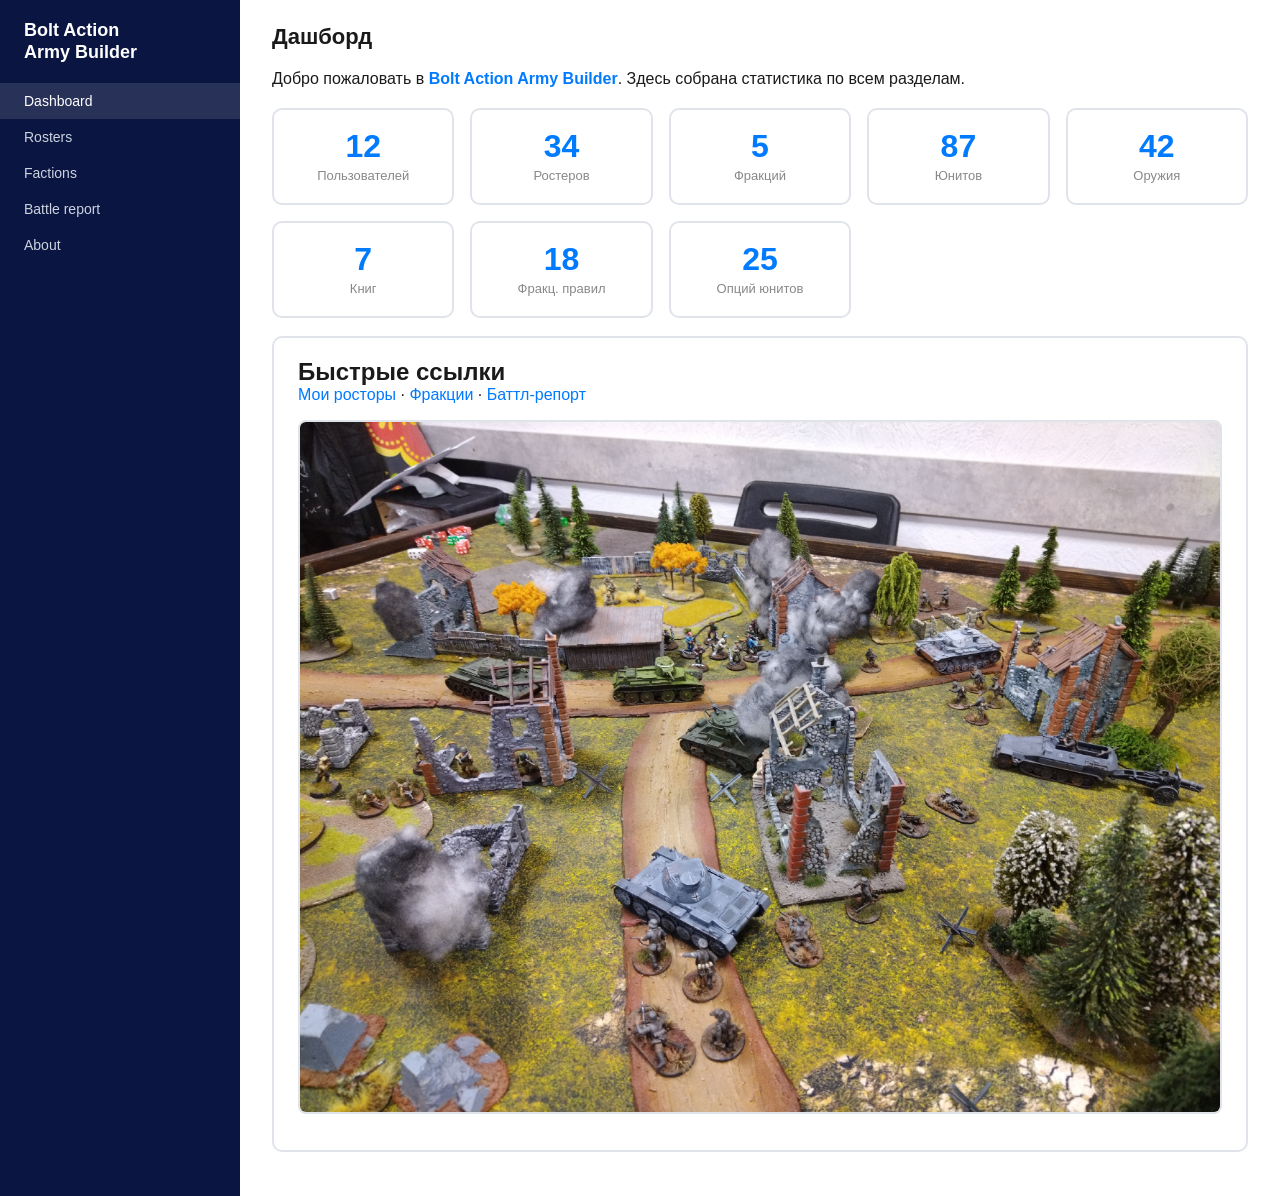
<file: lab2/index.html>
<!DOCTYPE html>
<html lang="ru">
<head>
    <meta charset="UTF-8">
    <title>Дашборд — Bolt Action Army Builder</title>
    <link rel="stylesheet" href="css/style.css">
</head>
<body>
<div class="app">

    <aside class="sidebar">
        <a href="index.html" class="sidebar-logo">Bolt Action<br>Army Builder</a>
        <nav class="sidebar-nav">
            <a href="index.html" class="active">Dashboard</a>
            <a href="rosters.html">Rosters</a>
            <a href="factions.html">Factions</a>
            <a href="battle.html">Battle report</a>
            <a href="about.html">About</a>
        </nav>
    </aside>

    <main class="content">
        <h1 id="page-title">Дашборд</h1>

        <p>
            Добро пожаловать в <span class="highlight">Bolt Action Army Builder</span>. Здесь собрана статистика по всем разделам.
        </p>

        <div class="stats-grid">
            <div class="stat-card"><div class="stat-value">12</div><div class="stat-label">Пользователей</div></div>
            <div class="stat-card"><div class="stat-value">34</div><div class="stat-label">Ростеров</div></div>
            <div class="stat-card"><div class="stat-value">5</div><div class="stat-label">Фракций</div></div>
            <div class="stat-card"><div class="stat-value">87</div><div class="stat-label">Юнитов</div></div>
            <div class="stat-card"><div class="stat-value">42</div><div class="stat-label">Оружия</div></div>
            <div class="stat-card"><div class="stat-value">7</div><div class="stat-label">Книг</div></div>
            <div class="stat-card"><div class="stat-value">18</div><div class="stat-label">Фракц. правил</div></div>
            <div class="stat-card"><div class="stat-value">25</div><div class="stat-label">Опций юнитов</div></div>
        </div>

        <br>

        <div class="card">
            <h2>Быстрые ссылки</h2>
            <p>
                <a href="rosters.html">Мои росторы</a> ·
                <a href="factions.html">Фракции</a> ·
                <a href="battle.html">Баттл-репорт</a>
            </p>
            <img src="images/img.jpg" alt="Bolt Action">
        </div>
    </main>

</div>
</body>
</html>
</file>
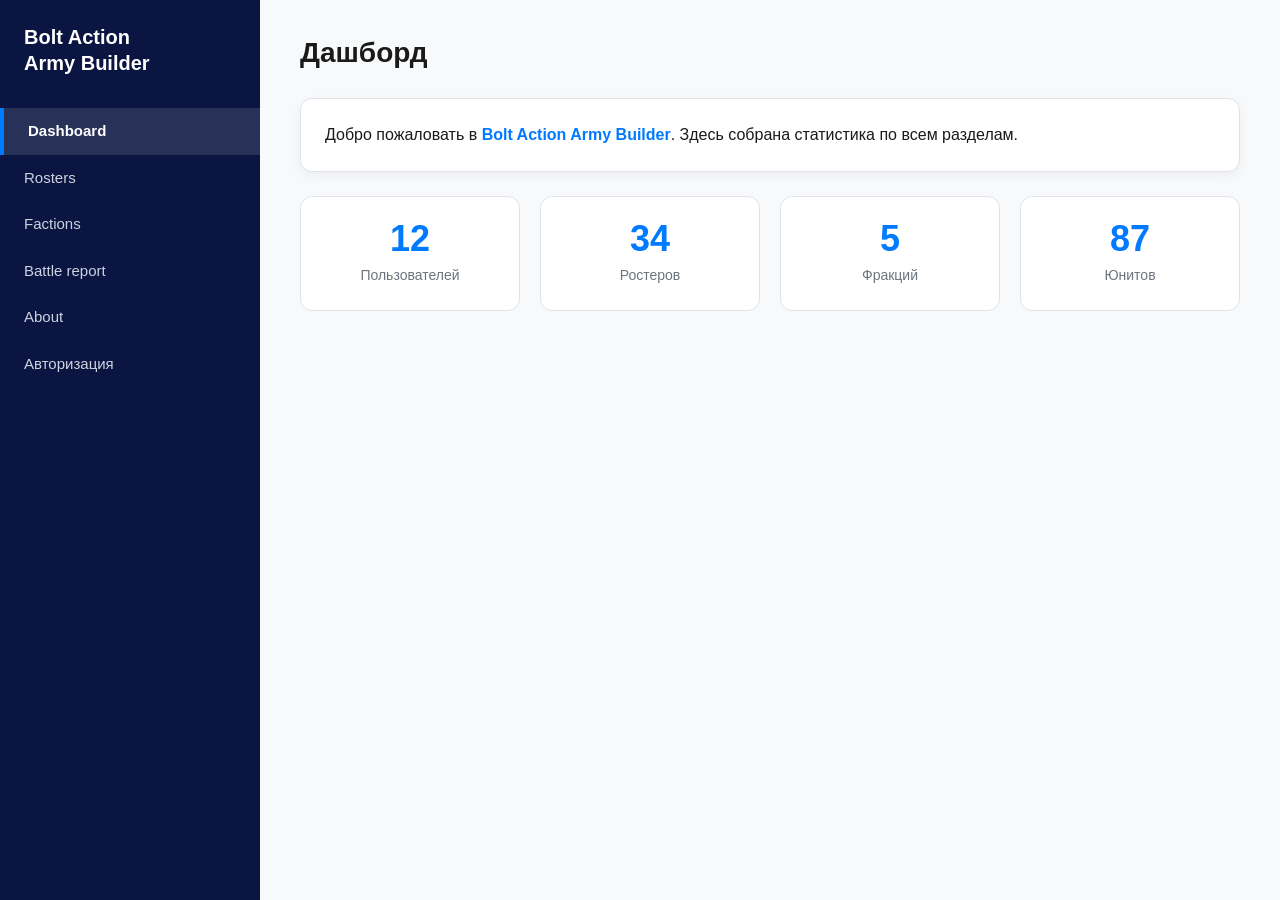
<file: lab4/index.html>
<!DOCTYPE html>
<html lang="ru">
<head>
    <meta charset="UTF-8">
    <meta name="viewport" content="width=device-width, initial-scale=1.0">
    <title>Дашборд — Bolt Action Army Builder</title>
    <link rel="stylesheet" href="css/style.css">
</head>
<body>
<div class="app">
    <aside class="sidebar">
        <a href="index.html" class="sidebar__logo">Bolt Action<br>Army Builder</a>
        <nav class="sidebar__nav">
            <a href="index.html" class="sidebar__link sidebar__link--active">Dashboard</a>
            <a href="rosters.html" class="sidebar__link">Rosters</a>
            <a href="factions.html" class="sidebar__link">Factions</a>
            <a href="battle.html" class="sidebar__link">Battle report</a>
            <a href="about.html" class="sidebar__link">About</a>
            <a href="login.html" class="sidebar__link">Авторизация</a>
        </nav>
    </aside>
    <main class="content">
        <h1 class="content__title">Дашборд</h1>
        <div class="card">
            <p>Добро пожаловать в <span class="text-accent">Bolt Action Army Builder</span>. Здесь собрана статистика по всем разделам.</p>
        </div>
        <div class="stats-grid">
            <div class="stat-card"><div class="stat-card__value">12</div><div class="stat-card__label">Пользователей</div></div>
            <div class="stat-card"><div class="stat-card__value">34</div><div class="stat-card__label">Ростеров</div></div>
            <div class="stat-card"><div class="stat-card__value">5</div><div class="stat-card__label">Фракций</div></div>
            <div class="stat-card"><div class="stat-card__value">87</div><div class="stat-card__label">Юнитов</div></div>
        </div>
    </main>
</div>
</body>
</html>
</file>
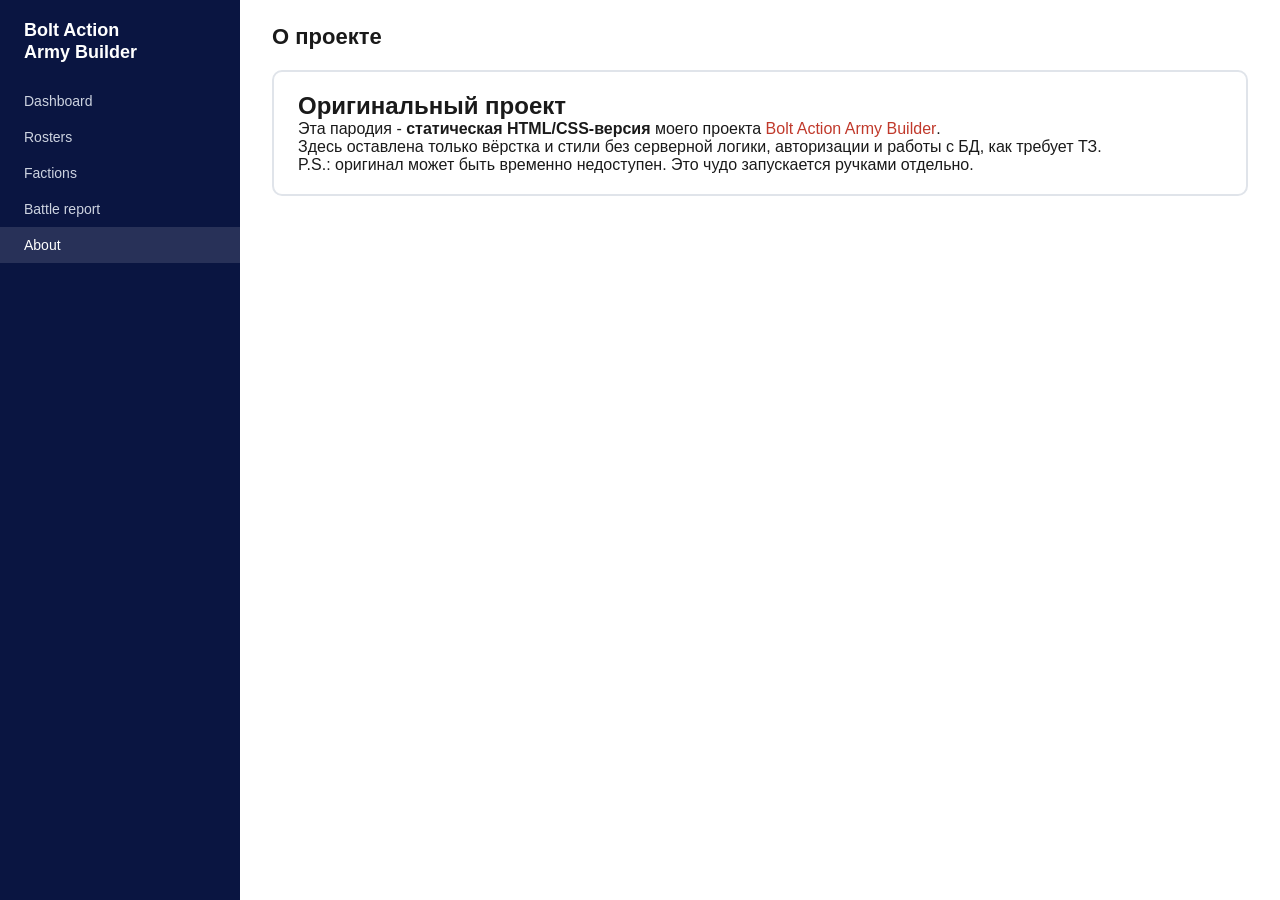
<file: lab2/about.html>
<!DOCTYPE html>
<html lang="ru">
<head>
    <meta charset="UTF-8">
    <title>About — Bolt Action Army Builder</title>
    <link rel="stylesheet" href="css/style.css">
</head>
<body>
<div class="app">

    <aside class="sidebar">
        <a href="index.html" class="sidebar-logo">Bolt Action<br>Army Builder</a>
        <nav class="sidebar-nav">
            <a href="index.html">Dashboard</a>
            <a href="rosters.html">Rosters</a>
            <a href="factions.html">Factions</a>
            <a href="battle.html">Battle report</a>
            <a href="about.html" class="active">About</a>
        </nav>
    </aside>

    <main class="content">
        <h1 id="page-title">О проекте</h1>
        <div class="card">
            <h2>Оригинальный проект</h2>
            <p>
                Эта пародия - <strong>статическая HTML/CSS-версия</strong> моего проекта <a href="http://213.178.59.108:5081/login" target="_blank" class="btn">Bolt Action Army Builder</a>.
            </p>
            <p>
                Здесь оставлена только вёрстка и стили без серверной логики, авторизации и работы с БД, как требует ТЗ.
            </p>
            <p class="muted small">
                P.S.: оригинал может быть временно недоступен. Это чудо запускается ручками отдельно.
            </p>
        </div>
    </main>

</div>
</body>
</html>
</file>
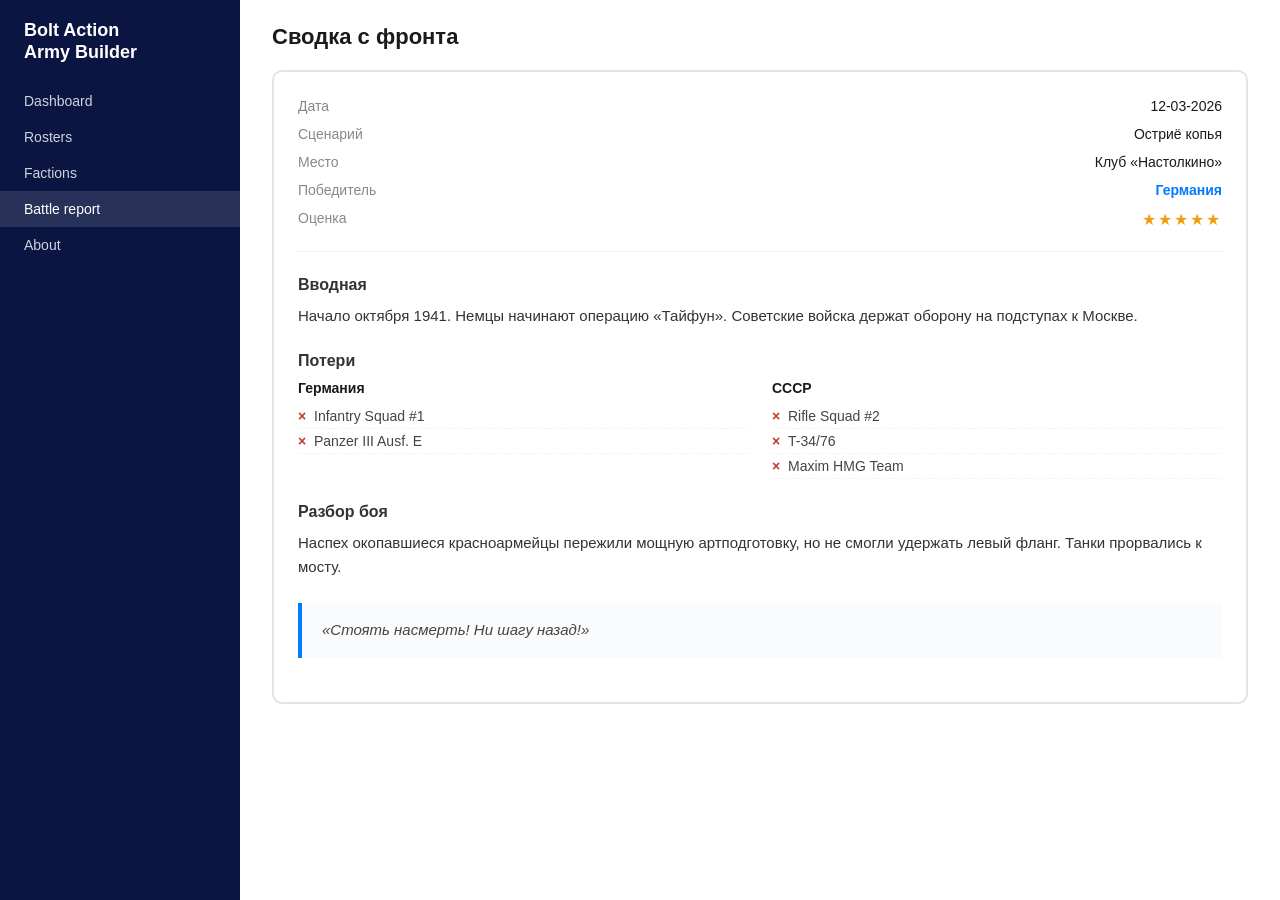
<file: lab2/battle.html>
<!DOCTYPE html>
<html lang="ru">
<head>
    <meta charset="UTF-8">
    <title>Battle report — Bolt Action Army Builder</title>
    <link rel="stylesheet" href="css/style.css">
</head>
<body>
<div class="app">

    <aside class="sidebar">
        <a href="index.html" class="sidebar-logo">Bolt Action<br>Army Builder</a>
        <nav class="sidebar-nav">
            <a href="index.html">Dashboard</a>
            <a href="rosters.html">Rosters</a>
            <a href="factions.html">Factions</a>
            <a href="battle.html" class="active">Battle report</a>
            <a href="about.html">About</a>
        </nav>
    </aside>

    <main class="content">
        <h1 id="page-title">Сводка с фронта</h1>

        <div class="card">

            <div class="report-meta">
                <div class="report-meta-row">
                    <span class="report-meta-label">Дата</span>
                    <span>12-03-2026</span>
                </div>
                <div class="report-meta-row">
                    <span class="report-meta-label">Сценарий</span>
                    <span>Остриё копья</span>
                </div>
                <div class="report-meta-row">
                    <span class="report-meta-label">Место</span>
                    <span>Клуб «Настолкино»</span>
                </div>
                <div class="report-meta-row">
                    <span class="report-meta-label">Победитель</span>
                    <span class="report-winner">Германия</span>
                </div>
                <div class="report-meta-row">
                    <span class="report-meta-label">Оценка</span>
                    <span class="report-rating">★★★★★</span>
                </div>
            </div>

            <section class="report-section">
                <h2>Вводная</h2>
                <p>
                    Начало октября 1941. Немцы начинают операцию «Тайфун». Советские войска держат оборону на подступах к Москве.
                </p>
            </section>

            <section class="report-section">
                <h2>Потери</h2>
                <div class="report-losses">
                    <div class="losses-column">
                        <h3>Германия</h3>
                        <ul>
                            <li>Infantry Squad #1</li>
                            <li>Panzer III Ausf. E</li>
                        </ul>
                    </div>
                    <div class="losses-column">
                        <h3>СССР</h3>
                        <ul>
                            <li>Rifle Squad #2</li>
                            <li>T-34/76</li>
                            <li>Maxim HMG Team</li>
                        </ul>
                    </div>
                </div>
            </section>

            <section class="report-section">
                <h2>Разбор боя</h2>
                <p>
                    Наспех окопавшиеся красноармейцы пережили мощную артподготовку, но не смогли удержать левый фланг. Танки прорвались к мосту.
                </p>
            </section>

            <blockquote class="report-quote">
                «Стоять насмерть! Ни шагу назад!»
            </blockquote>

        </div>
    </main>

</div>
</body>
</html>
</file>
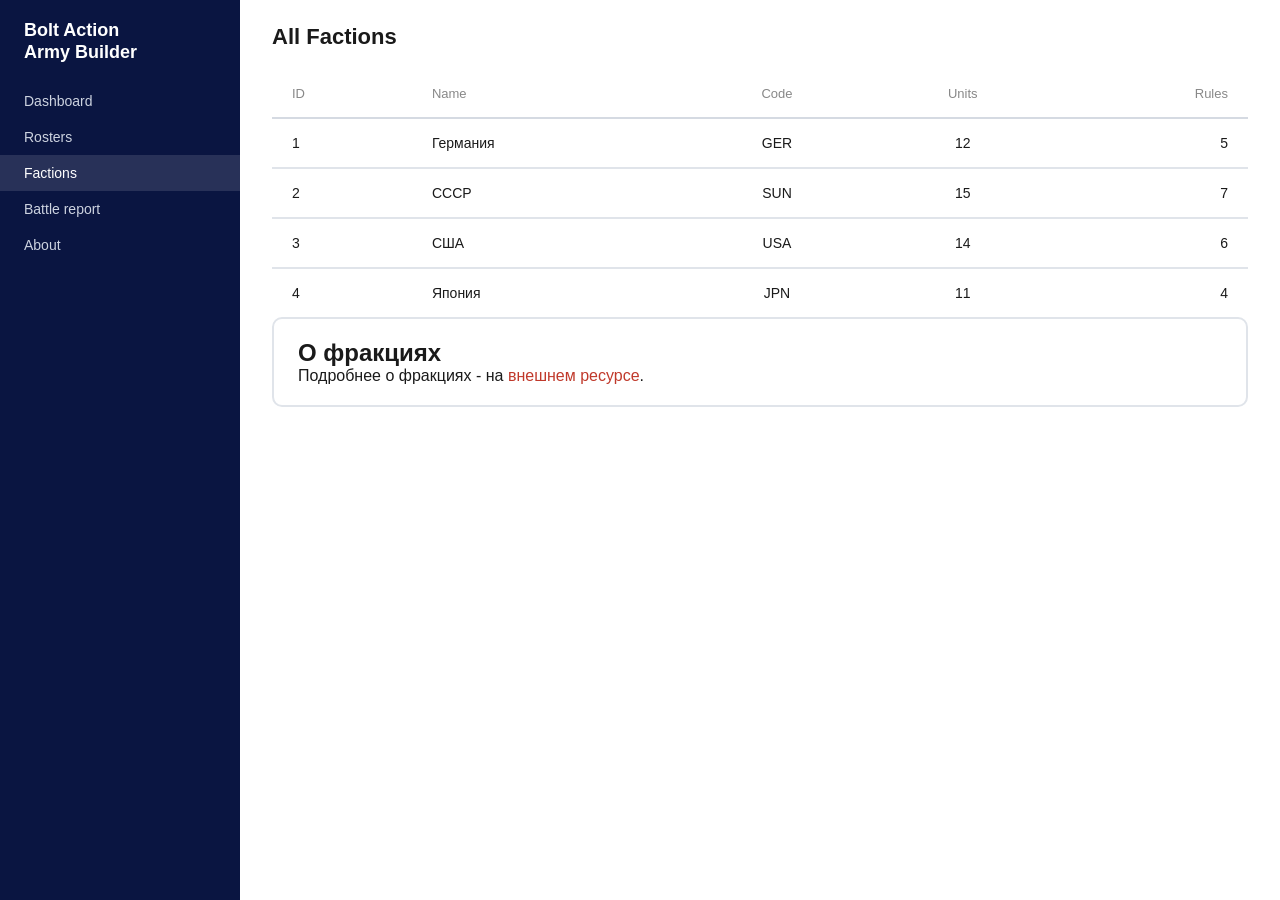
<file: lab2/factions.html>
<!DOCTYPE html>
<html lang="ru">
<head>
    <meta charset="UTF-8">
    <title>Factions — Bolt Action Army Builder</title>
    <link rel="stylesheet" href="css/style.css">
</head>
<body>
<div class="app">

    <aside class="sidebar">
        <a href="index.html" class="sidebar-logo">Bolt Action<br>Army Builder</a>
        <nav class="sidebar-nav">
            <a href="index.html">Dashboard</a>
            <a href="rosters.html">Rosters</a>
            <a href="factions.html" class="active">Factions</a>
            <a href="battle.html">Battle report</a>
            <a href="about.html">About</a>
        </nav>
    </aside>

    <main class="content">
        <h1 id="page-title">All Factions</h1>

        <table class="table">
            <thead>
                <tr>
                    <th class="left-align">ID</th>
                    <th class="left-align">Name</th>
                    <th class="center-align">Code</th>
                    <th class="center-align">Units</th>
                    <th class="right-align">Rules</th>
                </tr>
            </thead>
            <tbody>
                <tr>
                    <td class="left-align">1</td>
                    <td class="left-align">Германия</td>
                    <td class="center-align">GER</td>
                    <td class="center-align">12</td>
                    <td class="right-align">5</td>
                </tr>
                <tr>
                    <td class="left-align">2</td>
                    <td class="left-align">СССР</td>
                    <td class="center-align">SUN</td>
                    <td class="center-align">15</td>
                    <td class="right-align">7</td>
                </tr>
                <tr>
                    <td class="left-align">3</td>
                    <td class="left-align">США</td>
                    <td class="center-align">USA</td>
                    <td class="center-align">14</td>
                    <td class="right-align">6</td>
                </tr>
                <tr>
                    <td class="left-align">4</td>
                    <td class="left-align">Япония</td>
                    <td class="center-align">JPN</td>
                    <td class="center-align">11</td>
                    <td class="right-align">4</td>
                </tr>
            </tbody>
        </table>

        <div class="card">
            <h2>О фракциях</h2>
            <p>
                Подробнее о фракциях - на <a href="https://en.wikipedia.org/wiki/Bolt_Action_(wargame)" target="_blank">внешнем ресурсе</a>.
            </p>
        </div>
    </main>

</div>
</body>
</html>
</file>
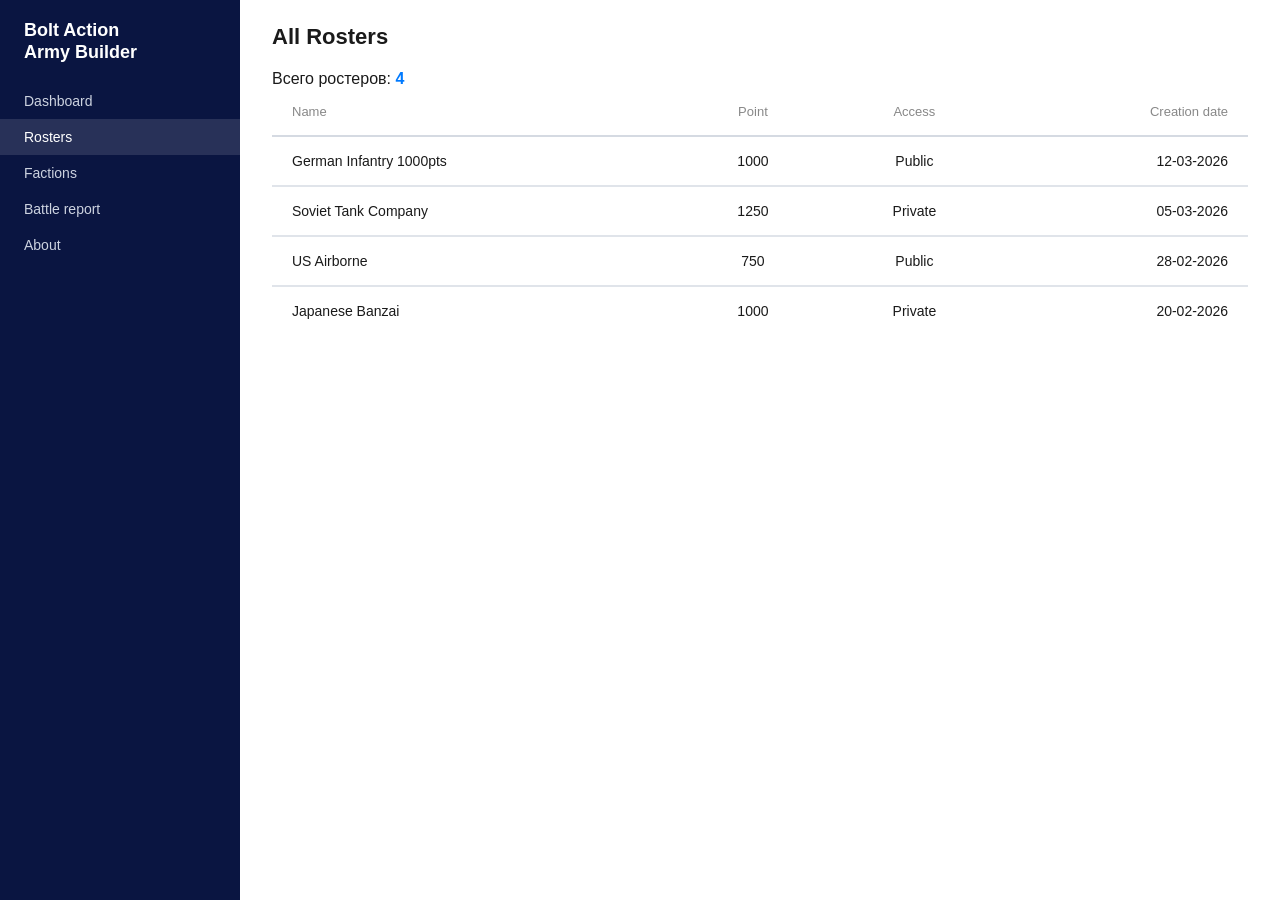
<file: lab2/rosters.html>
<!DOCTYPE html>
<html lang="ru">
<head>
    <meta charset="UTF-8">
    <title>Rosters — Bolt Action Army Builder</title>
    <link rel="stylesheet" href="css/style.css">
</head>
<body>
<div class="app">

    <aside class="sidebar">
        <a href="index.html" class="sidebar-logo">Bolt Action<br>Army Builder</a>
        <nav class="sidebar-nav">
            <a href="index.html">Dashboard</a>
            <a href="rosters.html" class="active">Rosters</a>
            <a href="factions.html">Factions</a>
            <a href="battle.html">Battle report</a>
            <a href="about.html">About</a>
        </nav>
    </aside>

    <main class="content">
        <h1 id="page-title">All Rosters</h1>

        <p class="muted">
            Всего ростеров: <span class="highlight">4</span>
        </p>

        <table class="table">
            <thead>
                <tr>
                    <th class="left-align">Name</th>
                    <th class="center-align">Point</th>
                    <th class="center-align">Access</th>
                    <th class="right-align">Creation date</th>
                </tr>
            </thead>
            <tbody>
                <tr>
                    <td class="left-align">German Infantry 1000pts</td>
                    <td class="center-align">1000</td>
                    <td class="center-align">Public</td>
                    <td class="right-align">12-03-2026</td>
                </tr>
                <tr>
                    <td class="left-align">Soviet Tank Company</td>
                    <td class="center-align">1250</td>
                    <td class="center-align">Private</td>
                    <td class="right-align">05-03-2026</td>
                </tr>
                <tr>
                    <td class="left-align">US Airborne</td>
                    <td class="center-align">750</td>
                    <td class="center-align">Public</td>
                    <td class="right-align">28-02-2026</td>
                </tr>
                <tr>
                    <td class="left-align">Japanese Banzai</td>
                    <td class="center-align">1000</td>
                    <td class="center-align">Private</td>
                    <td class="right-align">20-02-2026</td>
                </tr>
            </tbody>
        </table>
    </main>

</div>
</body>
</html>
</file>
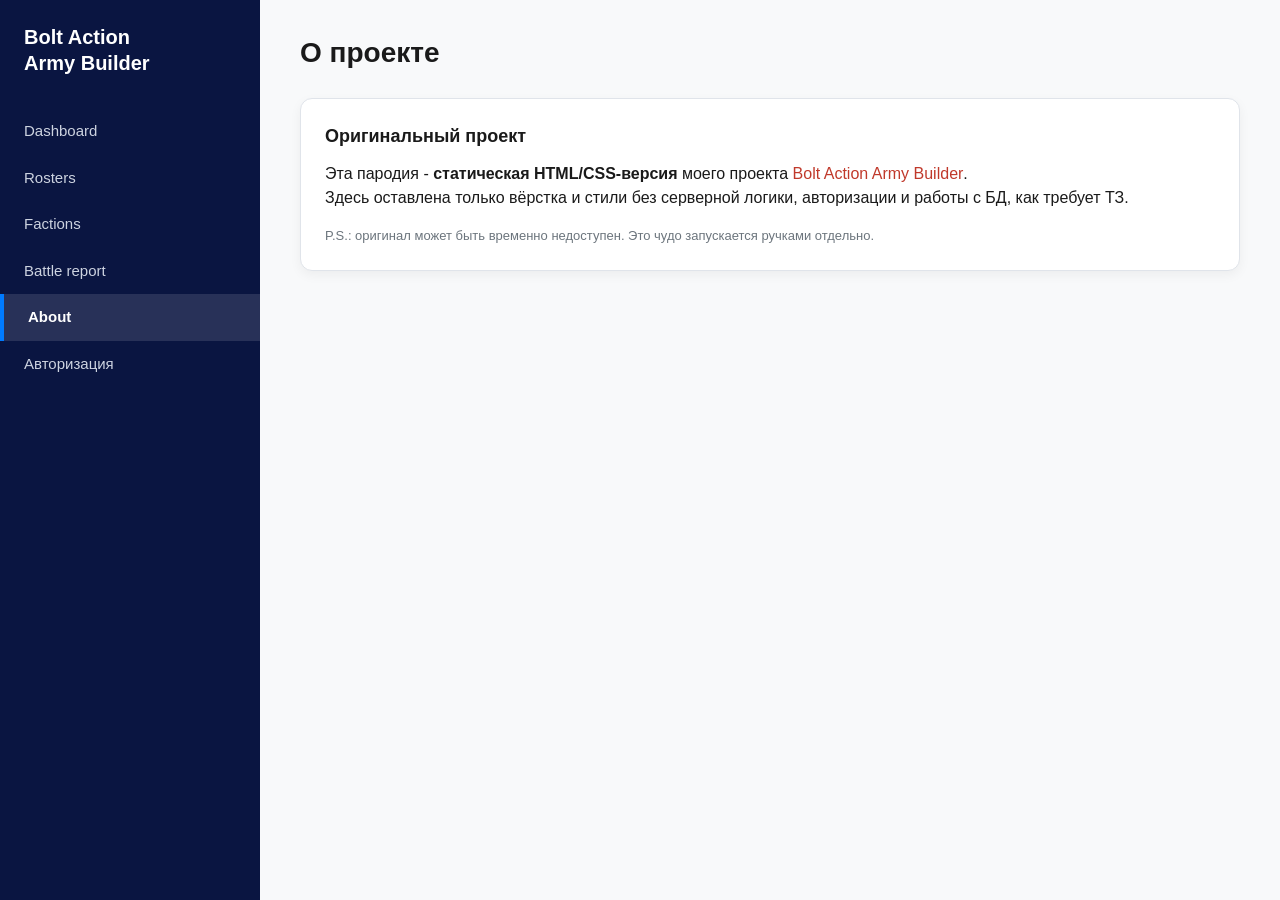
<file: lab4/about.html>
<!DOCTYPE html>
<html lang="ru">
<head>
    <meta charset="UTF-8">
    <meta name="viewport" content="width=device-width, initial-scale=1.0">
    <title>About — Bolt Action Army Builder</title>
    <link rel="stylesheet" href="css/style.css">
</head>
<body>
<div class="app">
    <aside class="sidebar">
        <a href="index.html" class="sidebar__logo">Bolt Action<br>Army Builder</a>
        <nav class="sidebar__nav">
            <a href="index.html" class="sidebar__link">Dashboard</a>
            <a href="rosters.html" class="sidebar__link">Rosters</a>
            <a href="factions.html" class="sidebar__link">Factions</a>
            <a href="battle.html" class="sidebar__link">Battle report</a>
            <a href="about.html" class="sidebar__link sidebar__link--active">About</a>
            <a href="login.html" class="sidebar__link">Авторизация</a>
        </nav>
    </aside>
    <main class="content">
        <h1 class="content__title">О проекте</h1>
        <div class="card">
            <h2 class="card__title">Оригинальный проект</h2>
            <p>Эта пародия - <strong>статическая HTML/CSS-версия</strong> моего проекта <a href="http://213.178.59.108:5081/login" target="_blank">Bolt Action Army Builder</a>.</p>
            <p>Здесь оставлена только вёрстка и стили без серверной логики, авторизации и работы с БД, как требует ТЗ.</p>
            <p class="text-muted text-small" style="margin-top: 16px;">P.S.: оригинал может быть временно недоступен. Это чудо запускается ручками отдельно.</p>
        </div>
    </main>
</div>
</body>
</html>
</file>
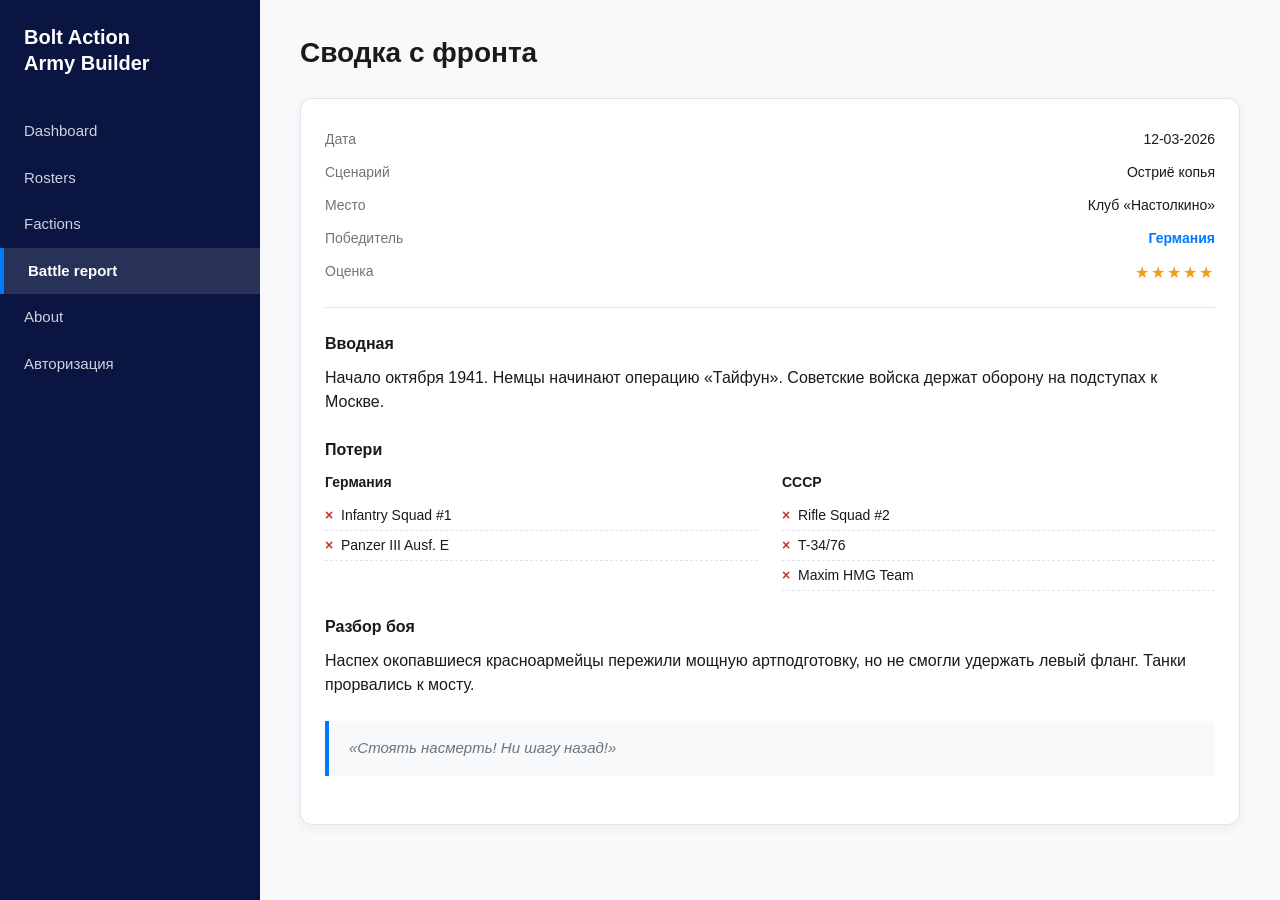
<file: lab4/battle.html>
<!DOCTYPE html>
<html lang="ru">
<head>
    <meta charset="UTF-8">
    <meta name="viewport" content="width=device-width, initial-scale=1.0">
    <title>Battle report — Bolt Action Army Builder</title>
    <link rel="stylesheet" href="css/style.css">
</head>
<body>
<div class="app">
    <aside class="sidebar">
        <a href="index.html" class="sidebar__logo">Bolt Action<br>Army Builder</a>
        <nav class="sidebar__nav">
            <a href="index.html" class="sidebar__link">Dashboard</a>
            <a href="rosters.html" class="sidebar__link">Rosters</a>
            <a href="factions.html" class="sidebar__link">Factions</a>
            <a href="battle.html" class="sidebar__link sidebar__link--active">Battle report</a>
            <a href="about.html" class="sidebar__link">About</a>
            <a href="login.html" class="sidebar__link">Авторизация</a>
        </nav>
    </aside>
    <main class="content">
        <h1 class="content__title">Сводка с фронта</h1>
        <div class="card">
            <div class="report-meta">
                <div class="report-meta__row"><span class="report-meta__label">Дата</span><span>12-03-2026</span></div>
                <div class="report-meta__row"><span class="report-meta__label">Сценарий</span><span>Остриё копья</span></div>
                <div class="report-meta__row"><span class="report-meta__label">Место</span><span>Клуб «Настолкино»</span></div>
                <div class="report-meta__row"><span class="report-meta__label">Победитель</span><span class="text-accent font-bold">Германия</span></div>
                <div class="report-meta__row"><span class="report-meta__label">Оценка</span><span class="report-rating">★★★★★</span></div>
            </div>
            <section class="report-section">
                <h2 class="report-section__title">Вводная</h2>
                <p>Начало октября 1941. Немцы начинают операцию «Тайфун». Советские войска держат оборону на подступах к Москве.</p>
            </section>
            <section class="report-section">
                <h2 class="report-section__title">Потери</h2>
                <div class="report-losses">
                    <div class="losses-column">
                        <h3 class="losses-column__title">Германия</h3>
                        <ul class="losses-list">
                            <li class="losses-list__item">Infantry Squad #1</li>
                            <li class="losses-list__item">Panzer III Ausf. E</li>
                        </ul>
                    </div>
                    <div class="losses-column">
                        <h3 class="losses-column__title">СССР</h3>
                        <ul class="losses-list">
                            <li class="losses-list__item">Rifle Squad #2</li>
                            <li class="losses-list__item">T-34/76</li>
                            <li class="losses-list__item">Maxim HMG Team</li>
                        </ul>
                    </div>
                </div>
            </section>
            <section class="report-section">
                <h2 class="report-section__title">Разбор боя</h2>
                <p>Наспех окопавшиеся красноармейцы пережили мощную артподготовку, но не смогли удержать левый фланг. Танки прорвались к мосту.</p>
            </section>
            <blockquote class="report-quote">«Стоять насмерть! Ни шагу назад!»</blockquote>
        </div>
    </main>
</div>
</body>
</html>
</file>
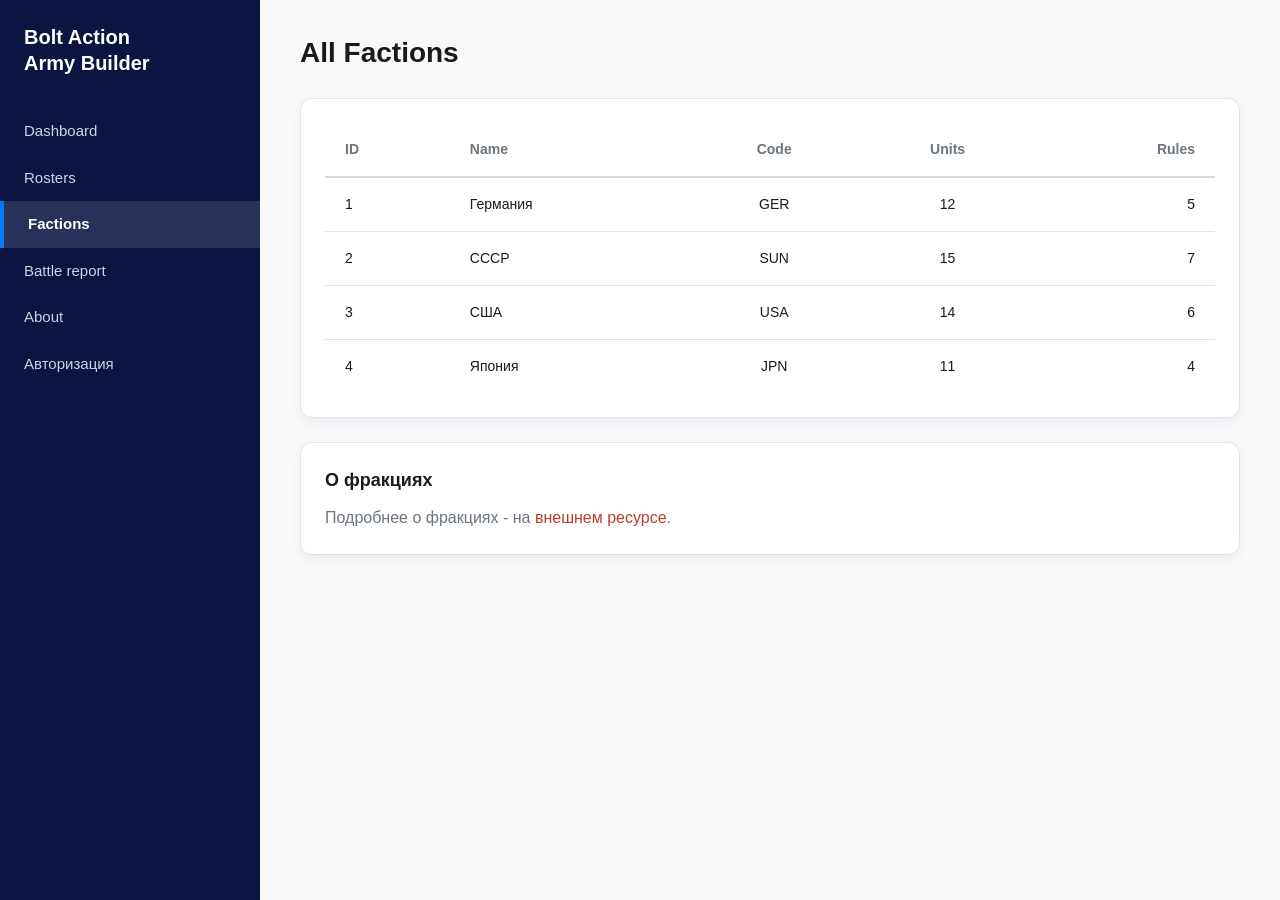
<file: lab4/factions.html>
<!DOCTYPE html>
<html lang="ru">
<head>
    <meta charset="UTF-8">
    <meta name="viewport" content="width=device-width, initial-scale=1.0">
    <title>Factions — Bolt Action Army Builder</title>
    <link rel="stylesheet" href="css/style.css">
</head>
<body>
<div class="app">
    <aside class="sidebar">
        <a href="index.html" class="sidebar__logo">Bolt Action<br>Army Builder</a>
        <nav class="sidebar__nav">
            <a href="index.html" class="sidebar__link">Dashboard</a>
            <a href="rosters.html" class="sidebar__link">Rosters</a>
            <a href="factions.html" class="sidebar__link sidebar__link--active">Factions</a>
            <a href="battle.html" class="sidebar__link">Battle report</a>
            <a href="about.html" class="sidebar__link">About</a>
            <a href="login.html" class="sidebar__link">Авторизация</a>
        </nav>
    </aside>
    <main class="content">
        <h1 class="content__title">All Factions</h1>
        <div class="card">
            <table class="data-table">
                <thead>
                    <tr>
                        <th class="text-left">ID</th>
                        <th class="text-left">Name</th>
                        <th class="text-center">Code</th>
                        <th class="text-center">Units</th>
                        <th class="text-right">Rules</th>
                    </tr>
                </thead>
                <tbody>
                    <tr><td class="text-left">1</td><td class="text-left">Германия</td><td class="text-center">GER</td><td class="text-center">12</td><td class="text-right">5</td></tr>
                    <tr><td class="text-left">2</td><td class="text-left">СССР</td><td class="text-center">SUN</td><td class="text-center">15</td><td class="text-right">7</td></tr>
                    <tr><td class="text-left">3</td><td class="text-left">США</td><td class="text-center">USA</td><td class="text-center">14</td><td class="text-right">6</td></tr>
                    <tr><td class="text-left">4</td><td class="text-left">Япония</td><td class="text-center">JPN</td><td class="text-center">11</td><td class="text-right">4</td></tr>
                </tbody>
            </table>
        </div>
        <div class="card">
            <h2 class="card__title">О фракциях</h2>
            <p class="text-muted">Подробнее о фракциях - на <a href="https://en.wikipedia.org/wiki/Bolt_Action_(wargame)" target="_blank">внешнем ресурсе</a>.</p>
        </div>
    </main>
</div>
</body>
</html>
</file>
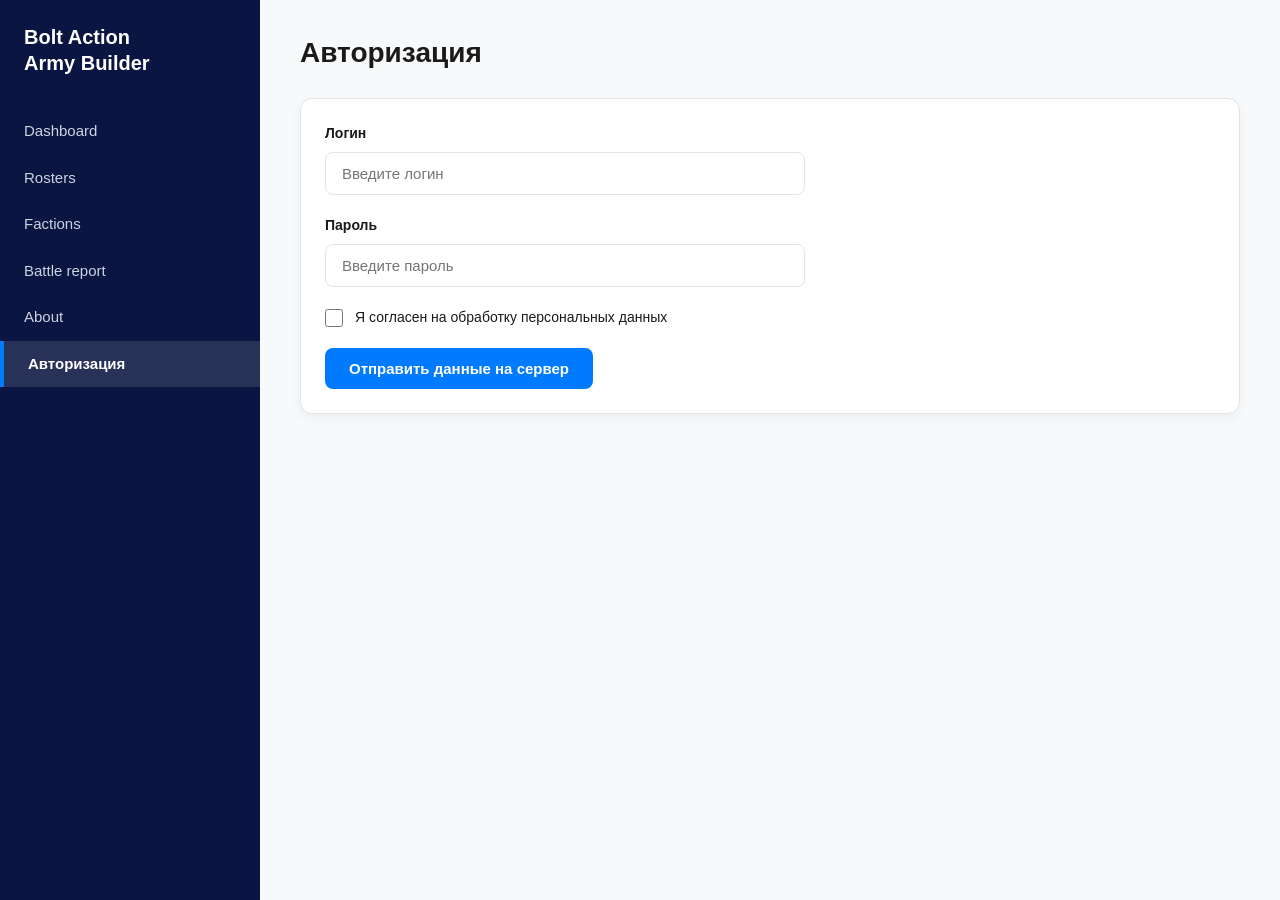
<file: lab4/login.html>
<!DOCTYPE html>
<html lang="ru">
<head>
    <meta charset="UTF-8">
    <meta name="viewport" content="width=device-width, initial-scale=1.0">
    <title>Авторизация — Bolt Action Army Builder</title>
    <link rel="stylesheet" href="css/style.css">
</head>
<body>
<div class="app">
    <aside class="sidebar">
        <a href="index.html" class="sidebar__logo">Bolt Action<br>Army Builder</a>
        <nav class="sidebar__nav">
            <a href="index.html" class="sidebar__link">Dashboard</a>
            <a href="rosters.html" class="sidebar__link">Rosters</a>
            <a href="factions.html" class="sidebar__link">Factions</a>
            <a href="battle.html" class="sidebar__link">Battle report</a>
            <a href="about.html" class="sidebar__link">About</a>
            <a href="login.html" class="sidebar__link sidebar__link--active">Авторизация</a>
        </nav>
    </aside>
    <main class="content">
        <h1 class="content__title">Авторизация</h1>
        <div class="card">
            <form id="loginForm" class="form">
                <div class="form__group">
                    <label for="username" class="form__label">Логин</label>
                    <input type="text" id="username" name="username" class="form__input" placeholder="Введите логин" required>
                </div>
                <div class="form__group">
                    <label for="password" class="form__label">Пароль</label>
                    <input type="password" id="password" name="password" class="form__input" placeholder="Введите пароль" required>
                </div>
                <div class="form__group form__group--checkbox">
                    <input type="checkbox" id="consent" name="consent" class="form__checkbox" required>
                    <label for="consent" class="form__label form__label--checkbox">Я согласен на обработку персональных данных</label>
                </div>
                <button type="submit" class="button button--primary">Отправить данные на сервер</button>
            </form>
        </div>
    </main>
</div>
<script src="js/app.js"></script>
</body>
</html>
</file>
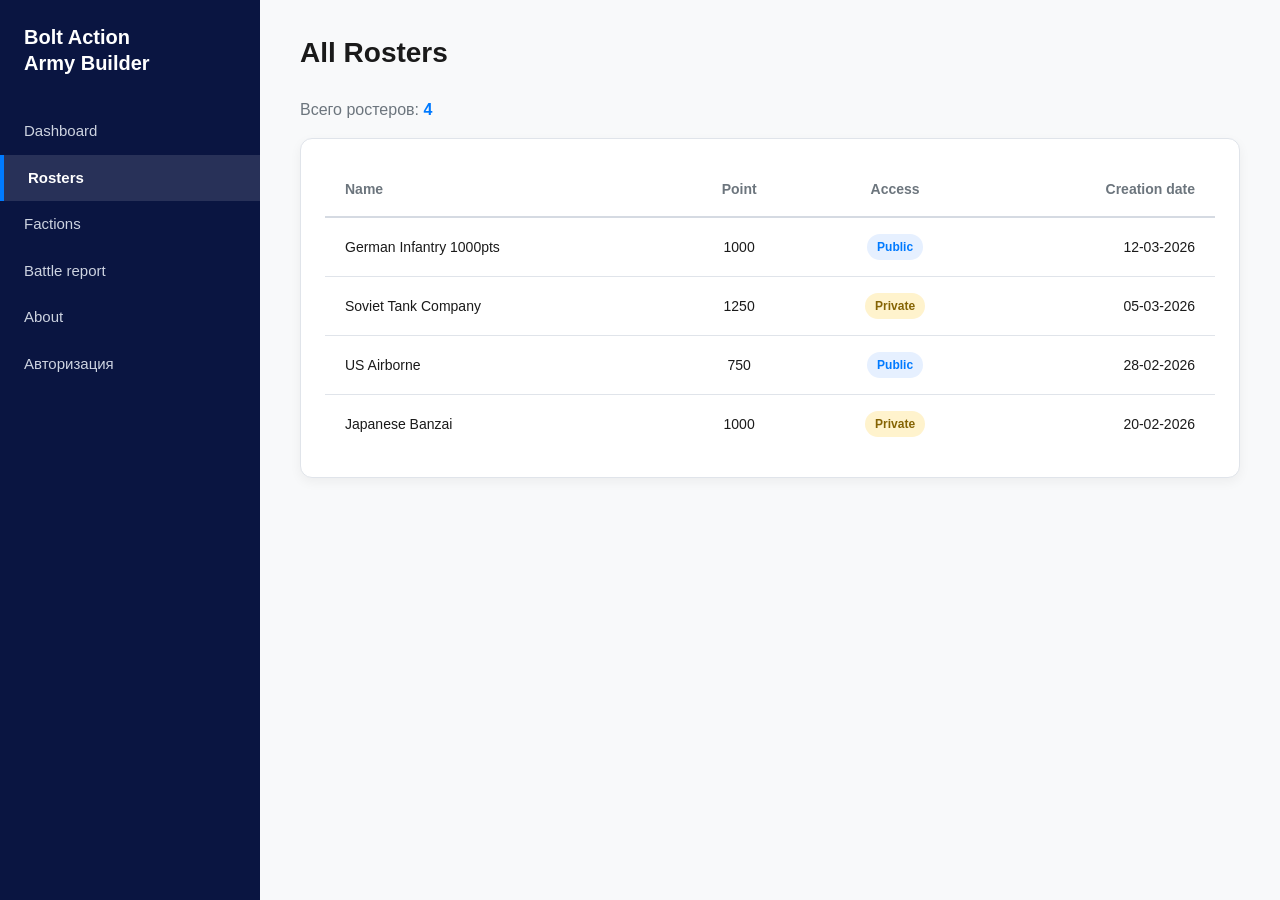
<file: lab4/rosters.html>
<!DOCTYPE html>
<html lang="ru">
<head>
    <meta charset="UTF-8">
    <meta name="viewport" content="width=device-width, initial-scale=1.0">
    <title>Rosters — Bolt Action Army Builder</title>
    <link rel="stylesheet" href="css/style.css">
</head>
<body>
<div class="app">
    <aside class="sidebar">
        <a href="index.html" class="sidebar__logo">Bolt Action<br>Army Builder</a>
        <nav class="sidebar__nav">
            <a href="index.html" class="sidebar__link">Dashboard</a>
            <a href="rosters.html" class="sidebar__link sidebar__link--active">Rosters</a>
            <a href="factions.html" class="sidebar__link">Factions</a>
            <a href="battle.html" class="sidebar__link">Battle report</a>
            <a href="about.html" class="sidebar__link">About</a>
            <a href="login.html" class="sidebar__link">Авторизация</a>
        </nav>
    </aside>
    <main class="content">
        <h1 class="content__title">All Rosters</h1>
        <p class="text-muted" style="margin-bottom: 16px;">Всего ростеров: <span class="text-accent">4</span></p>
        <div class="card">
            <table class="data-table">
                <thead>
                    <tr>
                        <th class="text-left">Name</th>
                        <th class="text-center">Point</th>
                        <th class="text-center">Access</th>
                        <th class="text-right">Creation date</th>
                    </tr>
                </thead>
                <tbody>
                    <tr>
                        <td class="text-left">German Infantry 1000pts</td>
                        <td class="text-center">1000</td>
                        <td class="text-center"><span class="badge badge--public">Public</span></td>
                        <td class="text-right">12-03-2026</td>
                    </tr>
                    <tr>
                        <td class="text-left">Soviet Tank Company</td>
                        <td class="text-center">1250</td>
                        <td class="text-center"><span class="badge badge--private">Private</span></td>
                        <td class="text-right">05-03-2026</td>
                    </tr>
                    <tr>
                        <td class="text-left">US Airborne</td>
                        <td class="text-center">750</td>
                        <td class="text-center"><span class="badge badge--public">Public</span></td>
                        <td class="text-right">28-02-2026</td>
                    </tr>
                    <tr>
                        <td class="text-left">Japanese Banzai</td>
                        <td class="text-center">1000</td>
                        <td class="text-center"><span class="badge badge--private">Private</span></td>
                        <td class="text-right">20-02-2026</td>
                    </tr>
                </tbody>
            </table>
        </div>
    </main>
</div>
</body>
</html>
</file>
<file: lab2/css/style.css>
* {
    box-sizing: border-box;
    margin: 0;
    padding: 0;
}

:root {
    --sidebar-bg: #0a1541;
    --sidebar-link: #cdd3e0;
    --accent: #007AFF;
    --accent-hover: #0062cc;
    --text: #1a1a1a;
    --text-muted: #888;
    --border: #e6e9ed;
}

body {
    font-family: -apple-system, BlinkMacSystemFont, "Segoe UI", Roboto, "Helvetica Neue", Arial, sans-serif;
    color: var(--text);
    background: #fff;
    -webkit-font-smoothing: antialiased;
}

a { color: var(--accent); text-decoration: none; }
a:hover { text-decoration: underline; }

a[target="_blank"] {
    color: #c0392b;
    font-weight: 500;
}

.app {
    display: flex;
    min-height: 100vh;
}

.sidebar {
    flex: 0 0 240px;
    background: var(--sidebar-bg);
    color: #fff;
    display: flex;
    flex-direction: column;
    padding: 20px 0;
}

.sidebar-logo {
    display: block;
    color: #fff;
    font-size: 18px;
    font-weight: 700;
    line-height: 1.2;
    text-decoration: none;
    padding: 0 24px;
    margin-bottom: 20px;
}
.sidebar-logo:hover { text-decoration: none; }

.sidebar-nav a {
    display: block;
    padding: 10px 24px;
    color: var(--sidebar-link);
    font-size: 14px;
    text-decoration: none;
    transition: background 0.12s, color 0.12s;
}

.sidebar-nav a:hover {
    background: rgba(255, 255, 255, 0.06);
    color: #fff;
    text-decoration: none;
}

.sidebar-nav a.active {
    background: rgba(255, 255, 255, 0.12);
    color: #fff;
    font-weight: 500;
}

.sidebar-divider {
    height: 1px;
    background: rgba(255, 255, 255, 0.08);
    margin: 12px 16px;
}

.content {
    flex: 1;
    padding: 24px 32px;
    min-width: 0;
}

#page-title {
    font-size: 22px;
    font-weight: 600;
    margin-bottom: 20px;
}

.card {
    background: #fff;
    border: 2px solid #e0e4ea;
    border-radius: 10px;
    padding: 20px 24px;
    margin-bottom: 20px;
}

/* Строчный элемент */
.highlight {
    color: var(--accent);
    font-weight: 600;
}

.stats-grid {
    display: grid;
    grid-template-columns: repeat(auto-fill, minmax(160px, 1fr));
    gap: 16px;
    margin-top: 20px;
}

.stat-card {
    background: #fff;
    padding: 20px 22px;
    border-radius: 10px;
    border: 2px solid #e0e4ea;
    text-align: center;
    transition: border-color 0.15s;
}
.stat-card:hover { border-color: var(--accent); }

.stat-value {
    font-size: 32px;
    font-weight: 700;
    color: var(--accent);
    line-height: 1;
}

.stat-label {
    color: var(--text-muted);
    font-size: 13px;
    margin-top: 6px;
}

.table {
    width: 100%;
    border-collapse: collapse;
}

.table th,
.table td {
    padding: 16px 20px;
    border-bottom: 2px solid #e0e4ea;
    vertical-align: middle;
    font-size: 14px;
}

.table th {
    font-weight: 500;
    font-size: 13px;
    color: #888;
    border-bottom: 2px solid #d5dae2;
}

.table tr:last-child td { border-bottom: none; }

.left-align   { text-align: left; }
.center-align { text-align: center; }
.right-align  { text-align: right; }

.report-meta {
    border-bottom: 1px solid #f0f2f5;
    padding-bottom: 16px;
    margin-bottom: 24px;
}

.report-meta-row {
    display: flex;
    justify-content: space-between;
    padding: 6px 0;
    font-size: 14px;
}

.report-meta-label { color: #888; }
.report-winner { color: var(--accent); font-weight: 600; }
.report-rating { color: #f39c12; font-size: 16px; letter-spacing: 2px; }

.report-section { margin-bottom: 24px; }
.report-section h2 {
    font-size: 16px;
    font-weight: 600;
    margin-bottom: 10px;
    color: #333;
}
.report-section p {
    font-size: 15px;
    line-height: 1.6;
    color: #333;
}

.report-losses {
    display: grid;
    grid-template-columns: 1fr 1fr;
    gap: 24px;
}

.losses-column h3 {
    font-size: 14px;
    font-weight: 600;
    margin-bottom: 8px;
}

.losses-column ul {
    list-style: none;
    padding: 0;
    margin: 0;
}

.losses-column li {
    padding: 4px 0 4px 16px;
    position: relative;
    font-size: 14px;
    color: #444;
    border-bottom: 1px dashed #f0f2f5;
}
.losses-column li:before {
    content: "×";
    position: absolute;
    left: 0;
    color: #c0392b;
    font-weight: 600;
}

.report-quote {
    margin: 24px 0;
    padding: 16px 20px;
    background: #fafbfc;
    border-left: 4px solid var(--accent);
    font-style: italic;
    font-size: 15px;
    color: #444;
    line-height: 1.5;
}

img {
    display: block;
    max-width: 100%;
    border-radius: 8px;
    margin: 16px 0;
    border: 2px solid #e0e4ea;
}
</file>
<file: lab4/css/style.css>
:root {
    --color-bg-primary: #ffffff;
    --color-bg-secondary: #f8f9fa;
    --color-sidebar-bg: #0a1541;
    --color-sidebar-text: #cdd3e0;
    --color-sidebar-text-active: #ffffff;
    --color-sidebar-bg-hover: rgba(255, 255, 255, 0.06);
    --color-sidebar-bg-active: rgba(255, 255, 255, 0.12);
    
    --color-accent: #007aff;
    --color-accent-hover: #0056cc;
    --color-accent-light: #e6f0ff;
    
    --color-text-primary: #1a1a1a;
    --color-text-secondary: #6c757d;
    --color-text-light: #ffffff;
    
    --color-border: #e0e4ea;
    --color-border-dark: #d5dae2;
    
    --color-danger: #c0392b;
    --color-warning: #f39c12;
    --color-success: #27ae60;
    
    --shadow-card: 0 4px 12px rgba(0, 0, 0, 0.05);
    --shadow-hover: 0 8px 20px rgba(0, 122, 255, 0.15);
    --transition-fast: 0.2s ease;
}

* { box-sizing: border-box; margin: 0; padding: 0; }

body {
    font-family: -apple-system, BlinkMacSystemFont, "Segoe UI", Roboto, "Helvetica Neue", Arial, sans-serif;
    color: var(--color-text-primary);
    background-color: var(--color-bg-secondary);
    line-height: 1.5;
    -webkit-font-smoothing: antialiased;
}

a { color: var(--color-accent); text-decoration: none; transition: color var(--transition-fast); }
a:hover { color: var(--color-accent-hover); }
a[target="_blank"] { color: var(--color-danger); font-weight: 500; }

.app { display: flex; min-height: 100vh; }

.sidebar {
    flex: 0 0 260px;
    background-color: var(--color-sidebar-bg);
    color: var(--color-text-light);
    display: flex;
    flex-direction: column;
    padding: 24px 0;
}

.sidebar__logo {
    display: block;
    color: var(--color-text-light);
    font-size: 20px;
    font-weight: 700;
    line-height: 1.3;
    padding: 0 24px;
    margin-bottom: 32px;
}
.sidebar__logo:hover { color: var(--color-text-light); text-decoration: none; }

.sidebar__nav { display: flex; flex-direction: column; }

.sidebar__link {
    display: block;
    padding: 12px 24px;
    color: var(--color-sidebar-text);
    font-size: 15px;
    transition: background-color var(--transition-fast), color var(--transition-fast);
}
.sidebar__link:hover {
    background-color: var(--color-sidebar-bg-hover);
    color: var(--color-sidebar-text-active);
    text-decoration: none;
}
.sidebar__link--active {
    background-color: var(--color-sidebar-bg-active);
    color: var(--color-sidebar-text-active);
    font-weight: 600;
    border-left: 4px solid var(--color-accent);
}

.content { flex: 1; padding: 32px 40px; min-width: 0; }
.content__title { font-size: 28px; font-weight: 700; margin-bottom: 24px; }

@keyframes fadeInUp {
    from { opacity: 0; transform: translateY(20px); }
    to { opacity: 1; transform: translateY(0); }
}

.card {
    background-color: var(--color-bg-primary);
    border: 1px solid var(--color-border);
    border-radius: 12px;
    padding: 24px;
    margin-bottom: 24px;
    box-shadow: var(--shadow-card);
    animation: fadeInUp 0.6s ease-out forwards;
}

.card__title { font-size: 18px; font-weight: 600; margin-bottom: 12px; }

.stats-grid {
    display: grid;
    grid-template-columns: repeat(auto-fill, minmax(180px, 1fr));
    gap: 20px;
    margin-top: 24px;
}

.stat-card {
    background-color: var(--color-bg-primary);
    padding: 24px;
    border-radius: 12px;
    border: 1px solid var(--color-border);
    text-align: center;
    transition: transform var(--transition-fast), border-color var(--transition-fast), box-shadow var(--transition-fast);
}
.stat-card:hover {
    transform: translateY(-4px);
    border-color: var(--color-accent);
    box-shadow: var(--shadow-hover);
}

.stat-card__value { font-size: 36px; font-weight: 700; color: var(--color-accent); line-height: 1; margin-bottom: 8px; }
.stat-card__label { color: var(--color-text-secondary); font-size: 14px; font-weight: 500; }

.data-table { width: 100%; border-collapse: collapse; }
.data-table th, .data-table td { padding: 16px 20px; border-bottom: 1px solid var(--color-border); font-size: 14px; }
.data-table th { font-weight: 600; color: var(--color-text-secondary); border-bottom: 2px solid var(--color-border-dark); }
.data-table tr:last-child td { border-bottom: none; }

.text-left { text-align: left; }
.text-center { text-align: center; }
.text-right { text-align: right; }
.text-muted { color: var(--color-text-secondary); }
.text-accent { color: var(--color-accent); font-weight: 600; }
.font-bold { font-weight: 600; }
.text-small { font-size: 13px; }

.badge { display: inline-block; padding: 4px 10px; border-radius: 20px; font-size: 12px; font-weight: 600; }
.badge--public { background-color: var(--color-accent-light); color: var(--color-accent); }
.badge--private { background-color: #fff3cd; color: #856404; }

.report-meta { border-bottom: 1px solid var(--color-border); padding-bottom: 16px; margin-bottom: 24px; }
.report-meta__row { display: flex; justify-content: space-between; padding: 6px 0; font-size: 14px; }
.report-meta__label { color: var(--color-text-secondary); }
.report-rating { color: var(--color-warning); font-size: 16px; letter-spacing: 2px; }

.report-section { margin-bottom: 24px; }
.report-section__title { font-size: 16px; font-weight: 600; margin-bottom: 10px; color: var(--color-text-primary); }

.report-losses { display: flex; gap: 24px; flex-wrap: wrap; }
.losses-column { flex: 1; min-width: 200px; }
.losses-column__title { font-size: 14px; font-weight: 600; margin-bottom: 8px; }
.losses-list { list-style: none; }
.losses-list__item { padding: 4px 0 4px 16px; position: relative; font-size: 14px; color: var(--color-text-primary); border-bottom: 1px dashed var(--color-border); }
.losses-list__item::before { content: "×"; position: absolute; left: 0; color: var(--color-danger); font-weight: 600; }

.report-quote {
    margin: 24px 0; padding: 16px 20px;
    background-color: var(--color-bg-secondary);
    border-left: 4px solid var(--color-accent);
    font-style: italic; font-size: 15px; color: var(--color-text-secondary);
}

.form { max-width: 480px; }
.form__group { margin-bottom: 20px; display: flex; flex-direction: column; }
.form__group--checkbox { flex-direction: row; align-items: center; gap: 12px; }
.form__label { font-size: 14px; font-weight: 600; color: var(--color-text-primary); margin-bottom: 8px; }
.form__label--checkbox { margin-bottom: 0; font-weight: 400; cursor: pointer; }
.form__input {
    padding: 12px 16px; font-size: 15px;
    border: 1px solid var(--color-border); border-radius: 8px;
    background-color: var(--color-bg-primary); color: var(--color-text-primary);
    transition: border-color var(--transition-fast), box-shadow var(--transition-fast);
}
.form__input:focus { outline: none; border-color: var(--color-accent); box-shadow: 0 0 0 3px var(--color-accent-light); }
.form__checkbox { width: 18px; height: 18px; cursor: pointer; accent-color: var(--color-accent); }

.button {
    display: inline-flex; align-items: center; justify-content: center;
    padding: 12px 24px; font-size: 15px; font-weight: 600; border-radius: 8px;
    border: none; cursor: pointer; transition: background-color var(--transition-fast), transform 0.1s ease;
}
.button--primary { background-color: var(--color-accent); color: var(--color-text-light); }
.button--primary:hover { background-color: var(--color-accent-hover); }
.button--primary:active { transform: scale(0.98); }
</file>
